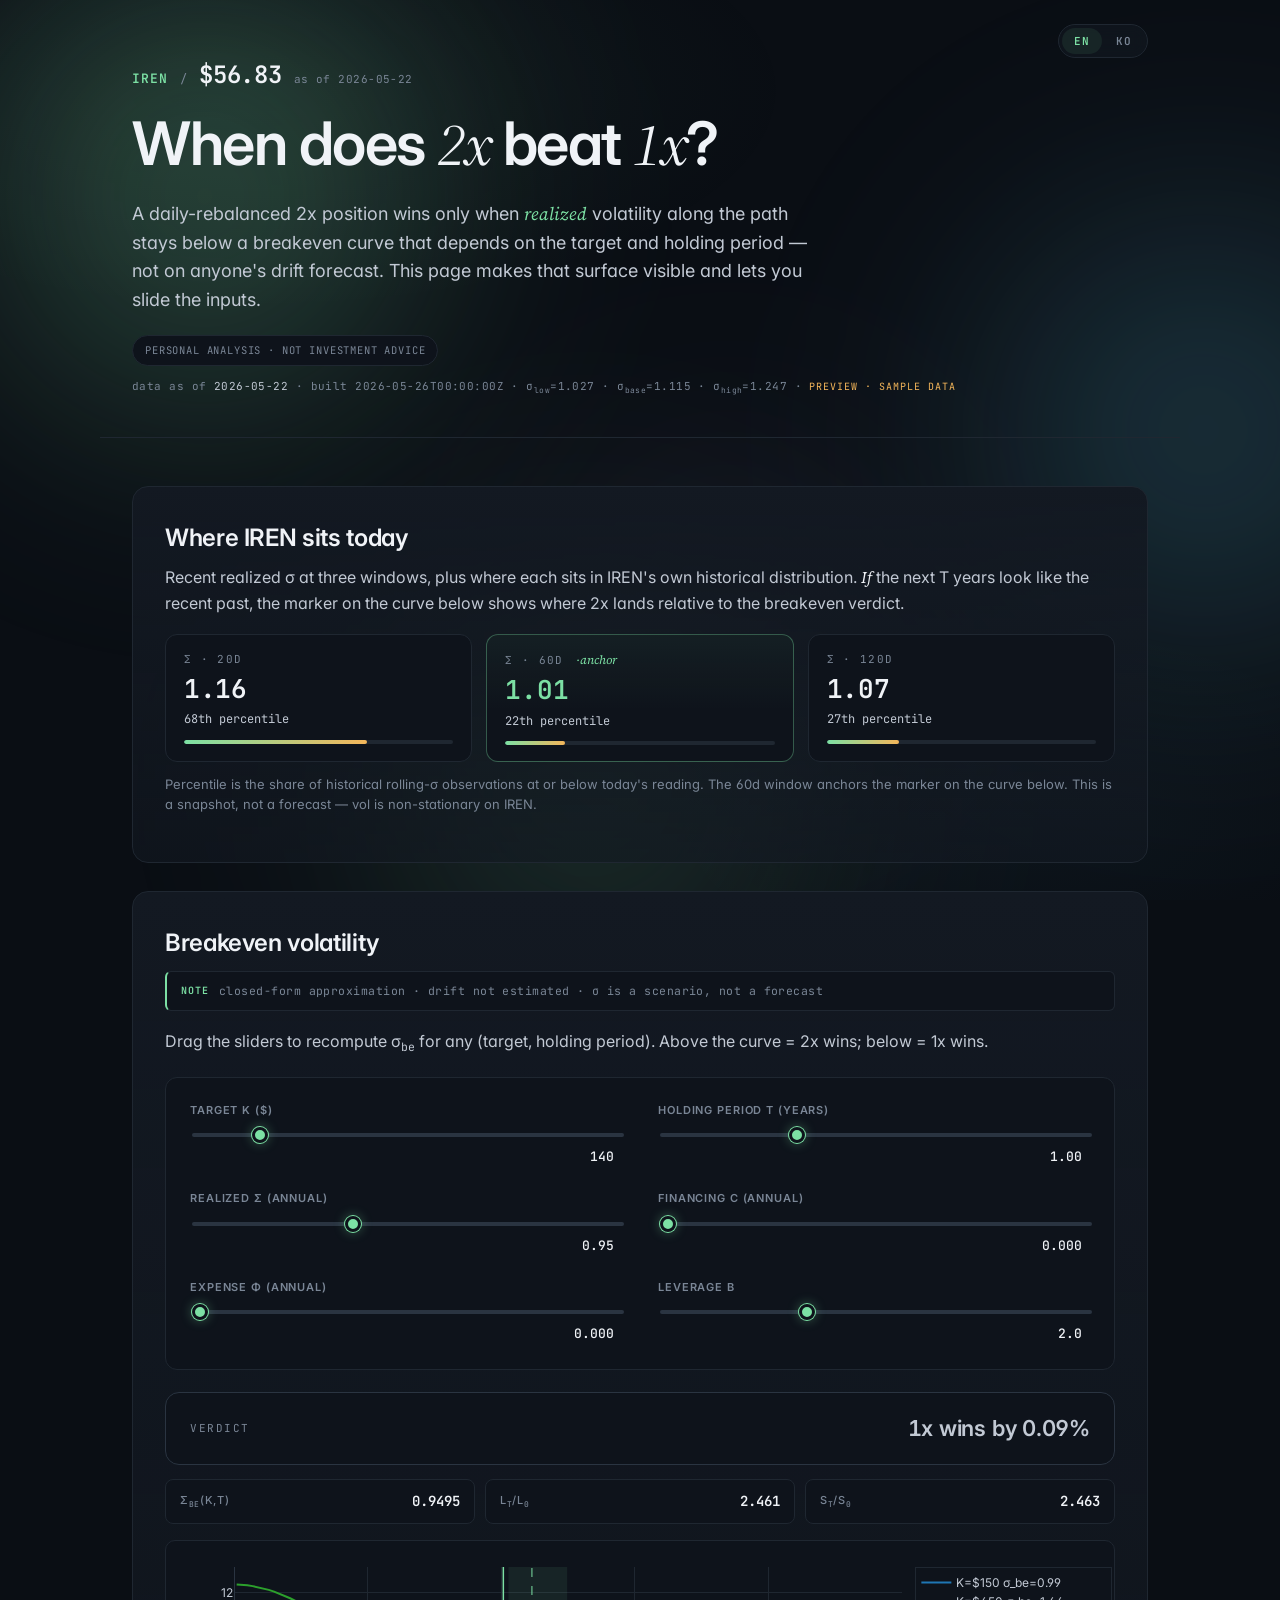
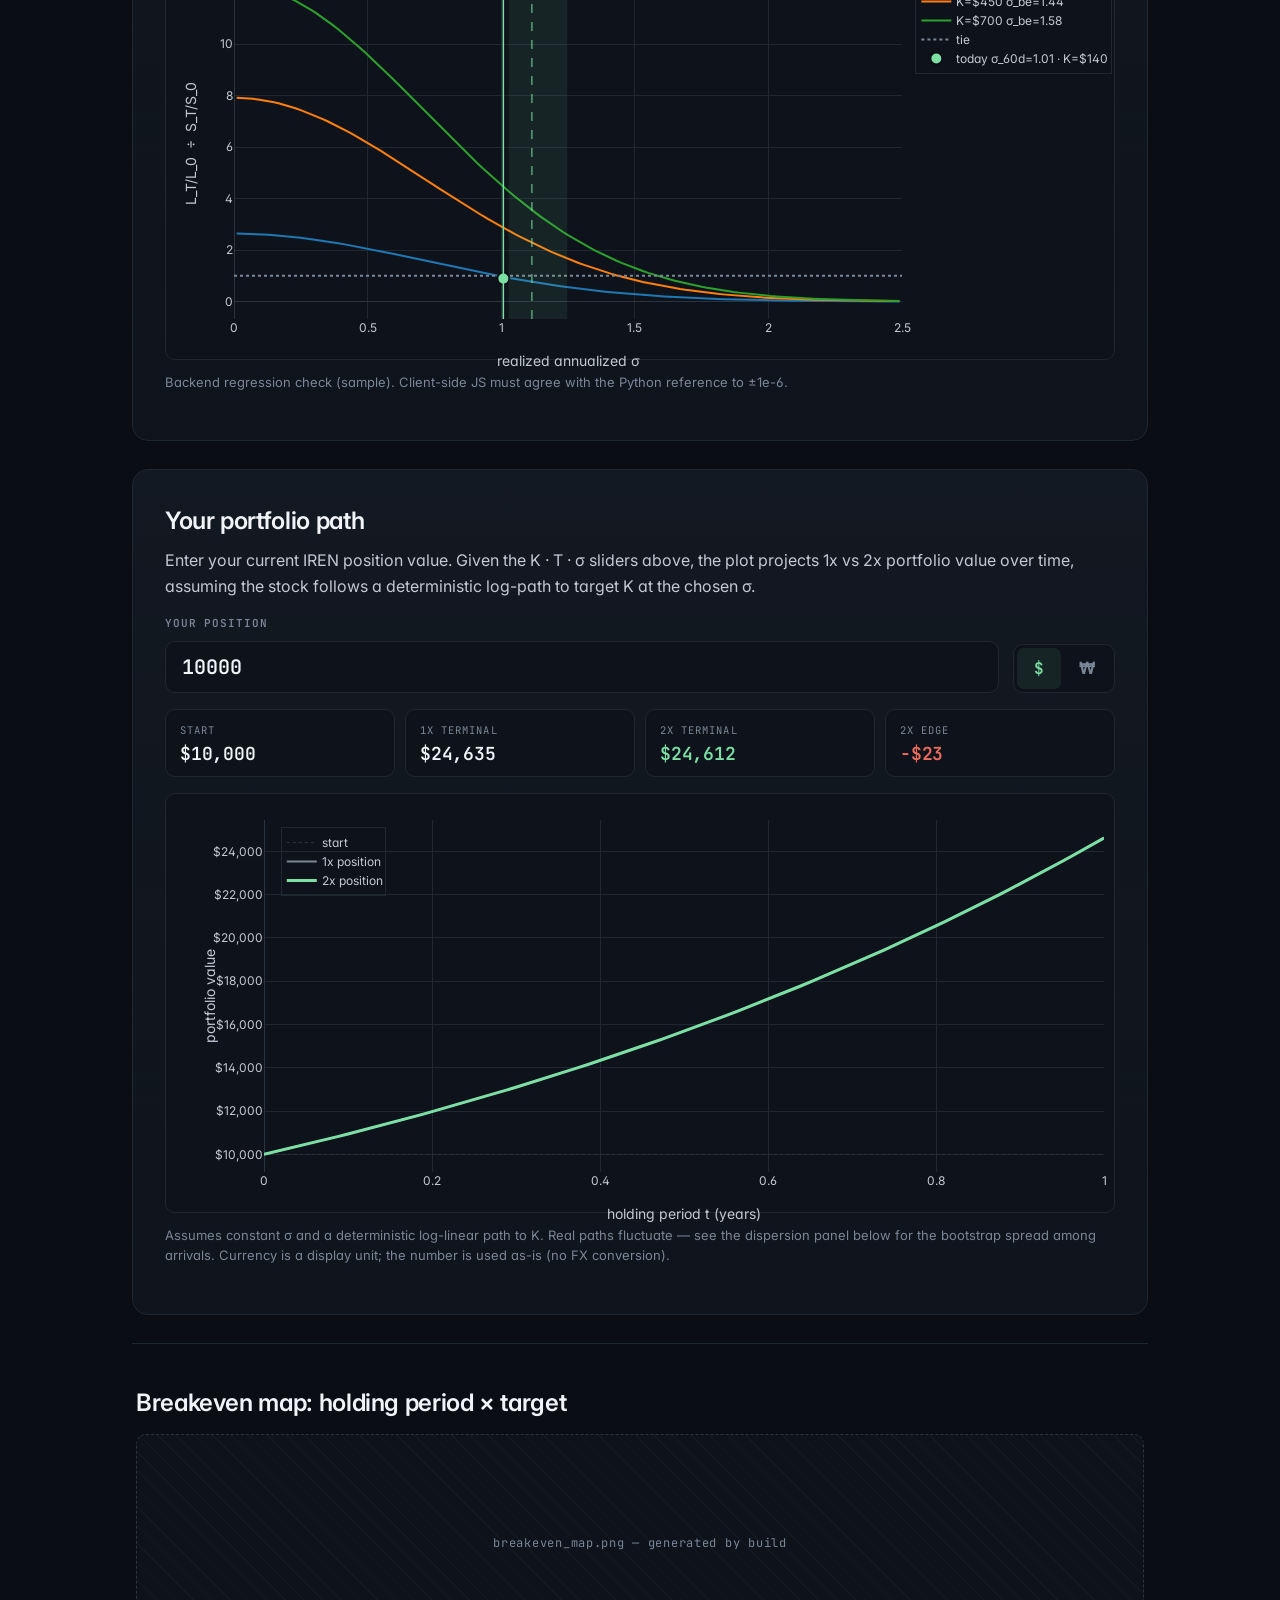
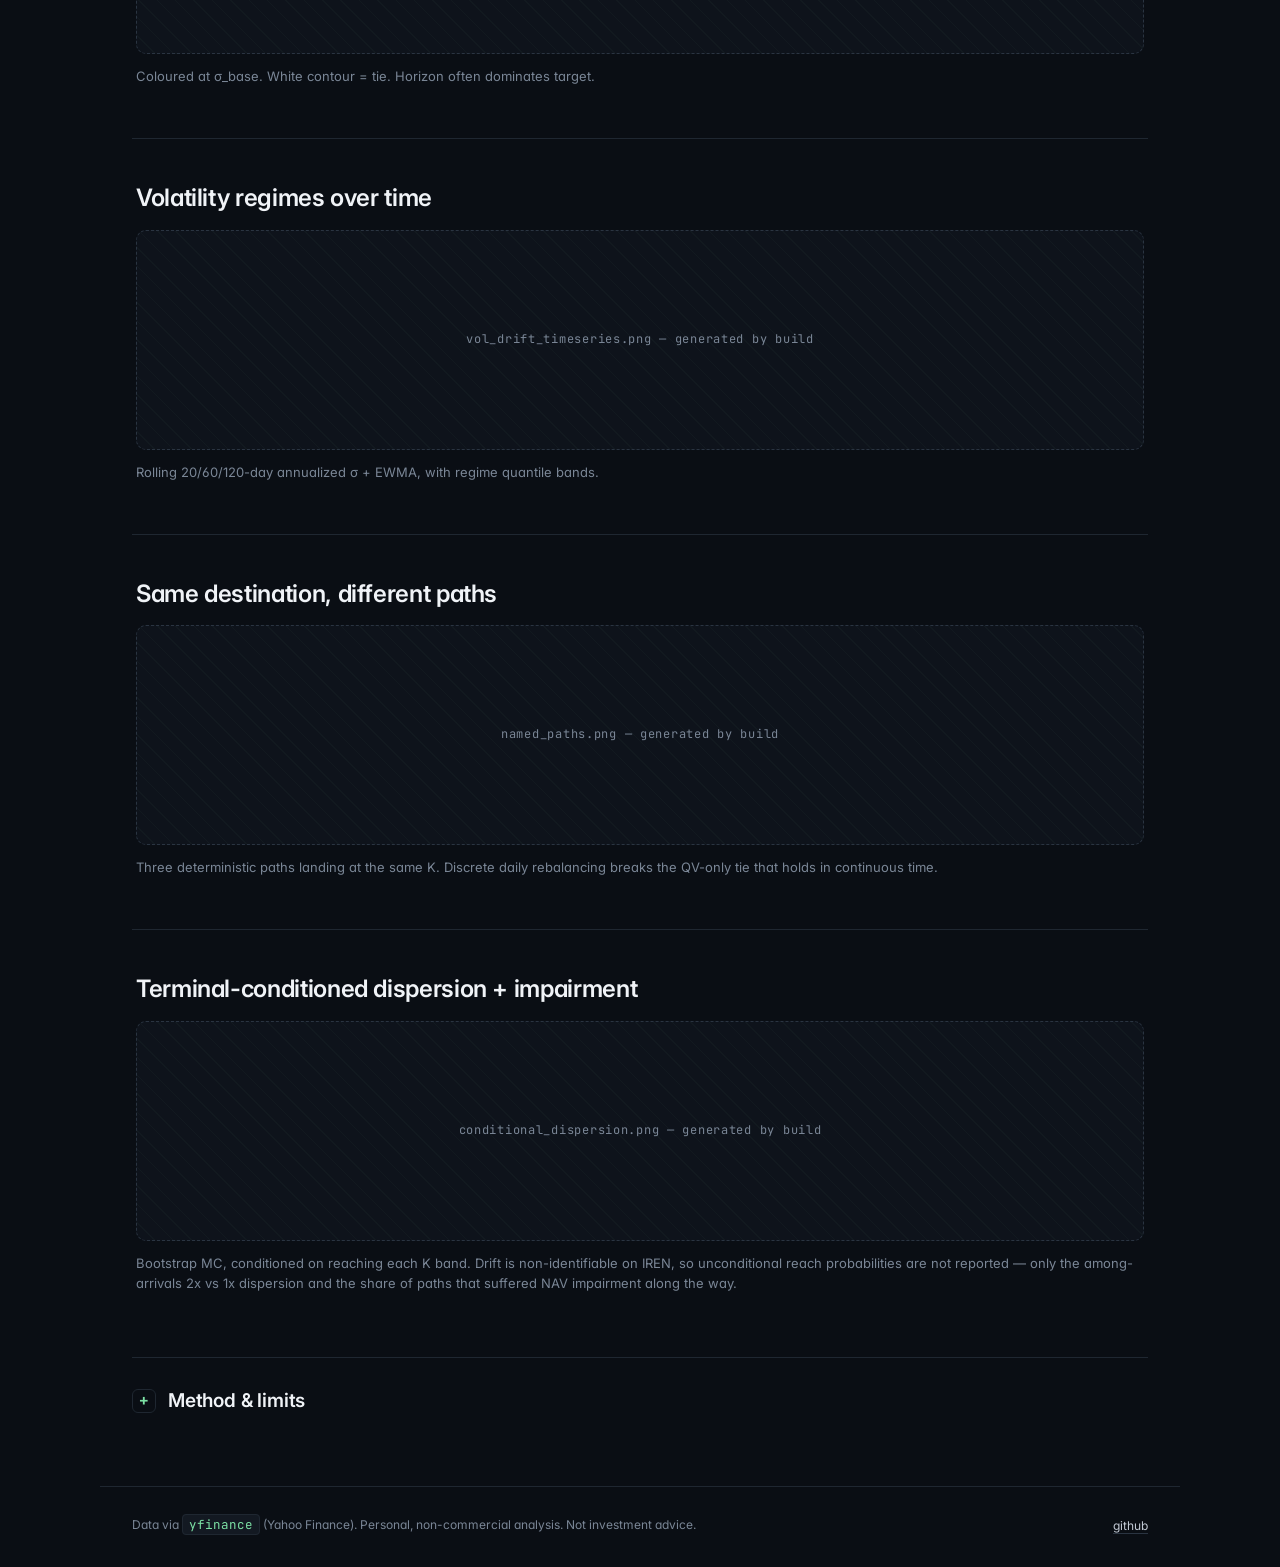
<file: web/preview.html>
<!doctype html>
<!--
  Local preview only — opens directly from disk with sibling-relative paths
  and dummy values. The real template is index.html; the build (`python -m
  ilb.cli build-site`) copies styles.css/breakeven.js into site/assets/ and
  substitutes the {{...}} placeholders. Plot PNGs only exist after build.
-->
<html lang="en">
<head>
  <meta charset="utf-8">
  <meta name="viewport" content="width=device-width, initial-scale=1">
  <title>IREN 2x — breakeven volatility (preview)</title>
  <link rel="preconnect" href="https://fonts.googleapis.com">
  <link rel="preconnect" href="https://fonts.gstatic.com" crossorigin>
  <link rel="stylesheet" href="https://fonts.googleapis.com/css2?family=Inter:wght@400;500;600;700&family=JetBrains+Mono:wght@400;500&family=Source+Serif+4:ital,wght@1,400&display=swap">
  <link rel="stylesheet" href="./styles.css">
  <script src="https://cdn.plot.ly/plotly-2.35.2.min.js" charset="utf-8"></script>
</head>
<body>
  <div class="aurora" aria-hidden="true">
    <span class="aurora-blob b1"></span>
    <span class="aurora-blob b2"></span>
    <span class="aurora-blob b3"></span>
    <span class="aurora-blob b4"></span>
  </div>

  <header>
    <div class="lang-toggle" role="group" aria-label="Language">
      <button type="button" data-lang="en" class="active">EN</button>
      <button type="button" data-lang="ko">KO</button>
    </div>

    <div class="hero-context">
      <span class="hc-ticker">IREN</span>
      <span class="hc-divider">/</span>
      <span class="hc-spot">$56.83</span>
      <span class="hc-date" data-ko="2026-05-22 기준">as of 2026-05-22</span>
    </div>

    <h1 data-ko="<em>2x</em>가 <em>1x</em>를 이기는 조건은?">
      When does <em>2x</em> beat <em>1x</em>?
    </h1>
    <p class="lede" data-ko="일간 재조정 2x 포지션은 경로상의 <em>실현</em> 변동성이 목표가와 보유기간에 따라 결정되는 손익분기 곡선 아래에 머무를 때만 1x를 이깁니다. 누군가의 drift 예측이 아니라 그 표면 자체를 보여주고, 입력값을 직접 슬라이드해볼 수 있게 만든 페이지입니다.">
      A daily-rebalanced 2x position wins only when <em>realized</em> volatility
      along the path stays below a breakeven curve that depends on the target and
      holding period — not on anyone's drift forecast. This page makes that
      surface visible and lets you slide the inputs.
    </p>

    <div class="meta-row">
      <span class="disclaimer-pill" data-ko="개인 분석 · 투자 자문 아님">Personal analysis · not investment advice</span>
      <span class="meta-sub">
        <span data-ko="데이터 기준일">data as of</span> <time>2026-05-22</time>
        ·
        <span data-ko="빌드">built</span> 2026-05-26T00:00:00Z
        ·
        σ<sub>low</sub>=1.027 · σ<sub>base</sub>=1.115 · σ<sub>high</sub>=1.247
        ·
        <span style="color: var(--accent-warm); font-size: 10px; letter-spacing: 0.1em;">PREVIEW · SAMPLE DATA</span>
      </span>
    </div>
  </header>

  <main>
    <section class="card" id="snapshot">
      <h2 data-ko="IREN의 현재 위치">Where IREN sits today</h2>
      <p data-ko="세 가지 윈도우의 최근 실현 σ와 각 σ가 IREN 역사 분포에서 어디에 있는지를 보여줍니다. <em>만약</em> 향후 T년이 최근과 비슷하다면, 아래 곡선의 마커가 2x가 손익분기 평결에 비해 어디에 떨어지는지를 표시합니다.">
        Recent realized σ at three windows, plus where each sits in IREN's
        own historical distribution. <em>If</em> the next T years look like the
        recent past, the marker on the curve below shows where 2x lands relative
        to the breakeven verdict.
      </p>
      <div class="snapshot-grid">
        <div class="snap-card" data-window="20">
          <span class="snap-label" data-ko="σ · 20일">σ · 20d</span>
          <strong class="snap-value" id="snap-sig20">—</strong>
          <span class="snap-sub">
            <span id="snap-pct20">—</span><span data-ko=" 백분위"> percentile</span>
          </span>
          <div class="snap-bar"><div class="snap-bar-fill" id="snap-bar20"></div></div>
        </div>
        <div class="snap-card highlight" data-window="60">
          <span class="snap-label" data-ko="σ · 60일 <em>·기준</em>">σ · 60d <em>·anchor</em></span>
          <strong class="snap-value" id="snap-sig60">—</strong>
          <span class="snap-sub">
            <span id="snap-pct60">—</span><span data-ko=" 백분위"> percentile</span>
          </span>
          <div class="snap-bar"><div class="snap-bar-fill" id="snap-bar60"></div></div>
        </div>
        <div class="snap-card" data-window="120">
          <span class="snap-label" data-ko="σ · 120일">σ · 120d</span>
          <strong class="snap-value" id="snap-sig120">—</strong>
          <span class="snap-sub">
            <span id="snap-pct120">—</span><span data-ko=" 백분위"> percentile</span>
          </span>
          <div class="snap-bar"><div class="snap-bar-fill" id="snap-bar120"></div></div>
        </div>
      </div>
      <p class="caption" data-ko="백분위는 역사적 rolling-σ 관측치 중 오늘 수치 이하의 비율. 60일 윈도우가 패널 아래 곡선의 마커를 결정합니다. 예측이 아니라 스냅샷이며 — IREN의 변동성은 비정상(non-stationary)입니다.">
        Percentile is the share of historical rolling-σ observations at or below
        today's reading. The 60d window anchors the marker on the curve below.
        This is a snapshot, not a forecast — vol is non-stationary on IREN.
      </p>
    </section>

    <section class="card" id="interactive">
      <h2 data-ko="손익분기 변동성">Breakeven volatility</h2>
      <p class="caveat">
        <span class="caveat-mark" data-ko="주의">Note</span>
        <span data-ko="닫힌형 근사 · drift는 추정하지 않음 · σ는 시나리오이지 예측이 아님">closed-form approximation · drift not estimated · σ is a scenario, not a forecast</span>
      </p>
      <p data-ko="슬라이더를 움직여 임의의 (목표, 보유기간)에 대한 σ<sub>be</sub>를 다시 계산합니다. 곡선 위 = 2x 우세, 아래 = 1x 우세.">
        Drag the sliders to recompute σ<sub>be</sub> for any (target, holding
        period). Above the curve = 2x wins; below = 1x wins.
      </p>
      <div class="controls">
        <label>
          <span data-ko="목표가 K ($)">Target K ($)</span>
          <input type="range" id="ctl-K" min="20" max="800" step="5" value="150">
          <output id="out-K">150</output>
        </label>
        <label>
          <span data-ko="보유기간 T (년)">Holding period T (years)</span>
          <input type="range" id="ctl-T" min="0.1" max="3" step="0.05" value="1">
          <output id="out-T">1.00</output>
        </label>
        <label>
          <span data-ko="실현 σ (연율)">Realized σ (annual)</span>
          <input type="range" id="ctl-sigma" min="0.05" max="2.5" step="0.01" value="0.95">
          <output id="out-sigma">0.95</output>
        </label>
        <label>
          <span data-ko="차입금리 c (연율)">Financing c (annual)</span>
          <input type="range" id="ctl-c" min="0" max="0.15" step="0.005" value="0">
          <output id="out-c">0.000</output>
        </label>
        <label>
          <span data-ko="운용비용 φ (연율)">Expense φ (annual)</span>
          <input type="range" id="ctl-phi" min="0" max="0.05" step="0.001" value="0">
          <output id="out-phi">0.000</output>
        </label>
        <label>
          <span data-ko="레버리지 β">Leverage β</span>
          <input type="range" id="ctl-beta" min="1.5" max="3" step="0.1" value="2">
          <output id="out-beta">2.0</output>
        </label>
      </div>

      <div class="verdict-pill" id="verdict-pill" data-state="">
        <span class="verdict-label" data-ko="평결">Verdict</span>
        <strong class="verdict-value" id="rd-verdict">—</strong>
      </div>

      <div class="readouts">
        <div><span data-ko="σ<sub>be</sub>(K,T)">σ<sub>be</sub>(K,T)</span><strong id="rd-sigma-be">—</strong></div>
        <div><span data-ko="L<sub>T</sub>/L<sub>0</sub>">L<sub>T</sub>/L<sub>0</sub></span><strong id="rd-LT">—</strong></div>
        <div><span data-ko="S<sub>T</sub>/S<sub>0</sub>">S<sub>T</sub>/S<sub>0</sub></span><strong id="rd-ST">—</strong></div>
      </div>

      <div id="plot-curve" class="plot"></div>
      <p class="caption">
        <span data-ko="백엔드 회귀 검증 (샘플).">Backend regression check (sample).</span>
        <span data-ko="클라이언트 JS는 Python 레퍼런스와 ±1e-6까지 일치해야 합니다.">Client-side JS must agree with the
        Python reference to ±1e-6.</span>
      </p>
    </section>

    <section class="card" id="portfolio">
      <h2 data-ko="내 포지션의 경로">Your portfolio path</h2>
      <p data-ko="현재 IREN 포지션의 평가액을 입력하면, 패널 위의 K · T · σ 슬라이더 설정에서 시간에 따라 1x와 2x가 어떻게 갈리는지를 보여줍니다. 주가가 σ 변동성을 유지한 채 목표가 K로 향하는 결정론적 log-경로를 따른다고 가정합니다.">
        Enter your current IREN position value. Given the K · T · σ sliders
        above, the plot projects 1x vs 2x portfolio value over time, assuming
        the stock follows a deterministic log-path to target K at the chosen σ.
      </p>
      <div class="portfolio-input-row">
        <label>
          <span data-ko="현재 포지션">Your position</span>
          <input type="text" id="ctl-asset" value="10000" inputmode="numeric"
                 autocomplete="off" spellcheck="false">
        </label>
        <div class="currency-toggle" role="group" aria-label="Currency">
          <button type="button" data-cur="USD" class="active">$</button>
          <button type="button" data-cur="KRW">₩</button>
        </div>
      </div>
      <div class="portfolio-results">
        <div>
          <span class="pr-label" data-ko="시작">Start</span>
          <span class="pr-value" id="pr-start">—</span>
        </div>
        <div>
          <span class="pr-label" data-ko="1x 최종">1x terminal</span>
          <span class="pr-value pr-1x" id="pr-1x">—</span>
        </div>
        <div>
          <span class="pr-label" data-ko="2x 최종">2x terminal</span>
          <span class="pr-value pr-2x" id="pr-2x">—</span>
        </div>
        <div>
          <span class="pr-label" data-ko="2x − 1x">2x edge</span>
          <span class="pr-value pr-edge" id="pr-edge">—</span>
        </div>
      </div>
      <div id="plot-portfolio" class="plot"></div>
      <p class="caption" data-ko="가정: σ 일정, K까지 결정론적 log-경로. 실제 경로는 변동하며, 같은 K에 도달해도 결과가 갈립니다 — 아래 dispersion 패널의 bootstrap 분포 참고. 통화는 표시용 단위이며 수치는 그대로 사용됩니다 (FX 변환 없음).">
        Assumes constant σ and a deterministic log-linear path to K. Real paths
        fluctuate — see the dispersion panel below for the bootstrap spread
        among arrivals. Currency is a display unit; the number is used as-is
        (no FX conversion).
      </p>
    </section>

    <section class="figure">
      <h2 data-ko="손익분기 맵: 보유기간 × 목표가">Breakeven map: holding period × target</h2>
      <div class="plot-placeholder">breakeven_map.png — generated by build</div>
      <p class="caption" data-ko="σ_base 기준으로 색칠. 흰색 등고선 = 동률. 목표가보다 보유기간이 결정적인 경우가 많음.">Coloured at σ_base. White contour = tie. Horizon often dominates target.</p>
    </section>

    <section class="figure">
      <h2 data-ko="시간에 따른 변동성 레짐">Volatility regimes over time</h2>
      <div class="plot-placeholder">vol_drift_timeseries.png — generated by build</div>
      <p class="caption" data-ko="20/60/120일 rolling 연율 σ + EWMA, 레짐 분위 밴드 포함.">Rolling 20/60/120-day annualized σ + EWMA, with regime quantile bands.</p>
    </section>

    <section class="figure">
      <h2 data-ko="같은 도착점, 다른 경로">Same destination, different paths</h2>
      <div class="plot-placeholder">named_paths.png — generated by build</div>
      <p class="caption" data-ko="같은 K에 도달하는 세 가지 결정론적 경로. 일간 이산 재조정은 연속시간에서 성립하는 QV-only 동률을 깨뜨립니다.">
        Three deterministic paths landing at the same K. Discrete daily
        rebalancing breaks the QV-only tie that holds in continuous time.
      </p>
    </section>

    <section class="figure">
      <h2 data-ko="도달 조건부 분산 + 손상">Terminal-conditioned dispersion + impairment</h2>
      <div class="plot-placeholder">conditional_dispersion.png — generated by build</div>
      <p class="caption" data-ko="Bootstrap MC, 각 K 밴드 도달 조건. IREN에서 drift는 식별 불가능하므로 무조건적 도달 확률은 보고하지 않고, 도달한 경로 사이의 2x vs 1x 분산과 경로상 NAV 손상이 발생한 비율만 보여줍니다.">
        Bootstrap MC, conditioned on reaching each K band. Drift is
        non-identifiable on IREN, so unconditional reach probabilities are
        not reported — only the among-arrivals 2x vs 1x dispersion and the
        share of paths that suffered NAV impairment along the way.
      </p>
    </section>

    <details class="method" id="method">
      <summary data-ko="방법론 &amp; 한계">Method &amp; limits</summary>
      <ul>
        <li data-ko="연속시간 항등식: L<sub>T</sub>/L<sub>0</sub> = (S<sub>T</sub>/S<sub>0</sub>)<sup>β</sup> · exp(−½(β²−β)·QV − (β−1)cT − φT).">Continuous-time identity:
            L<sub>T</sub>/L<sub>0</sub> = (S<sub>T</sub>/S<sub>0</sub>)<sup>β</sup>
            · exp(−½(β²−β)·QV − (β−1)cT − φT).</li>
        <li data-ko="손익분기 (β=2, 수수료 0): σ<sub>be</sub>(K, T) = √(ln(K/S₀) / T).">Breakeven (β=2, no fees): σ<sub>be</sub>(K, T) = √(ln(K/S₀) / T).</li>
        <li data-ko="ground truth는 일간 이산 재조정 시뮬레이터입니다 — 닫힌형 식은 인터랙티브 패널과 연속극한 sanity check 용도로만 사용합니다.">Ground truth is the discrete daily rebalance simulator — closed-form
            is used for the interactive panel and as a continuous-limit sanity check.</li>
        <li data-ko="Drift μ는 추정하지 않습니다 (IREN의 짧은 역사에서 표준오차가 점추정치를 압도). 모든 MC 통계는 K 도달 조건부입니다.">Drift μ is not estimated (its standard error swamps the point estimate
            on IREN's short history). All MC statistics are conditioned on K-arrival.</li>
        <li data-ko="Block bootstrap이 IREN의 fat tail과 변동성 클러스터링을 보존합니다. rolling-σ 분위수로부터 low/base/high 레짐도 함께 제시합니다.">Block bootstrap preserves IREN's fat tails and vol clustering; we
            also show low/base/high regimes from the rolling-σ quantiles.</li>
      </ul>
    </details>
  </main>

  <footer>
    <p data-ko="데이터: <code>yfinance</code> (Yahoo Finance). 개인적, 비상업적 분석. 투자 자문이 아닙니다.">
      Data via <code>yfinance</code> (Yahoo Finance). Personal, non-commercial
      analysis. Not investment advice.
    </p>
    <p>
      <a href="https://github.com/banatic/iren" rel="noopener" target="_blank">github</a>
    </p>
  </footer>

  <style>
    .plot-placeholder {
      display: flex;
      align-items: center;
      justify-content: center;
      min-height: 220px;
      margin-top: 12px;
      border: 1px dashed var(--border-strong);
      border-radius: 10px;
      background:
        repeating-linear-gradient(45deg, transparent 0 12px, rgba(124,224,164,0.03) 12px 13px),
        var(--bg-2);
      color: var(--muted);
      font-family: var(--mono);
      font-size: 12px;
      letter-spacing: 0.06em;
    }
  </style>

  <script>
    // i18n + fetch stub for offline preview.
    (function () {
      const ORIG = new WeakMap();
      function $$() { return document.querySelectorAll('[data-ko]'); }
      function setLang(lang) {
        if (lang !== 'en' && lang !== 'ko') lang = 'en';
        $$().forEach(el => {
          if (!ORIG.has(el)) ORIG.set(el, el.innerHTML);
          const target = (lang === 'ko') ? el.getAttribute('data-ko') : ORIG.get(el);
          if (el.innerHTML !== target) el.innerHTML = target;
        });
        document.documentElement.lang = lang;
        document.querySelectorAll('.lang-toggle button').forEach(b => {
          b.classList.toggle('active', b.dataset.lang === lang);
        });
        try { localStorage.setItem('iren.lang', lang); } catch (_) {}
        document.dispatchEvent(new CustomEvent('langchange', { detail: { lang } }));
      }
      document.addEventListener('DOMContentLoaded', () => {
        let saved = 'en';
        try { saved = localStorage.getItem('iren.lang') || 'en'; } catch (_) {}
        setLang(saved);
        document.querySelectorAll('.lang-toggle button').forEach(b => {
          b.addEventListener('click', () => setLang(b.dataset.lang));
        });
      });

      // Stub values from data_snapshot/iren_daily.csv (as of 2026-05-22). Built
      // site uses live yfinance data so these may drift from production. Updating
      // these only changes preview — production reads inputs.json from the build.
      const stub = { spot: 56.83, targets: [150, 450, 700],
                     regimes: { low: 1.027, base: 1.115, high: 1.247 },
                     sigma_now: {
                       d20:  { sigma: 1.164, pct: 0.677, window: 20 },
                       d60:  { sigma: 1.008, pct: 0.217, window: 60 },
                       d120: { sigma: 1.068, pct: 0.274, window: 120 }
                     } };
      const origFetch = window.fetch;
      window.fetch = function (input, init) {
        if (typeof input === "string" && input.endsWith("inputs.json")) {
          return Promise.resolve(new Response(JSON.stringify(stub),
            { status: 200, headers: { "Content-Type": "application/json" } }));
        }
        return origFetch ? origFetch(input, init) : Promise.reject("no fetch");
      };
    })();
  </script>
  <script src="./breakeven.js"></script>
</body>
</html>
</file>
<file: web/styles.css>
:root {
  --bg: #0a0e14;
  --bg-2: #0e131b;
  --panel: #131922;
  --panel-2: #1a212c;
  --text: #f0f3f7;
  --text-dim: #c2c9d4;
  --muted: #7a8696;
  --border: #1f2731;
  --border-strong: #2a3441;
  --accent: #7ce0a4;
  --accent-soft: rgba(124, 224, 164, 0.08);
  --accent-warm: #f4b65a;
  --good: #7ce0a4;
  --bad: #ef6b5c;
  --mono: "JetBrains Mono", ui-monospace, "SFMono-Regular", Menlo, monospace;
  --sans: "Inter", -apple-system, BlinkMacSystemFont, "Segoe UI", Roboto, sans-serif;
  --serif: "Source Serif 4", "Source Serif Pro", Georgia, serif;
}

* { box-sizing: border-box; }

html { scroll-behavior: smooth; background: var(--bg); }
html, body { margin: 0; color: var(--text); }

body {
  font-family: var(--sans);
  font-feature-settings: "cv11", "ss01";
  -webkit-font-smoothing: antialiased;
  -moz-osx-font-smoothing: grayscale;
  line-height: 1.6;
  min-height: 100vh;
}

/* Aurora — fixed behind everything (z:-1). Body must NOT have its own bg or
   position: relative, or the aurora gets trapped behind body's background. */
.aurora {
  position: fixed;
  inset: 0;
  z-index: -1;
  overflow: hidden;
  pointer-events: none;
  background:
    radial-gradient(ellipse 60% 35% at 20% 10%, rgba(124, 224, 164, 0.06), transparent 70%),
    radial-gradient(ellipse 40% 30% at 80% 90%, rgba(94, 200, 230, 0.04), transparent 70%);
}
.aurora-blob {
  position: absolute;
  width: 56vmax;
  height: 56vmax;
  border-radius: 50%;
  filter: blur(90px);
  opacity: 0.55;
  will-change: transform;
  mix-blend-mode: screen;
}
.aurora-blob.b1 {
  top: -18%; left: -12%;
  background: radial-gradient(circle, rgba(124, 224, 164, 0.55), transparent 65%);
  animation: drift-1 26s ease-in-out infinite alternate;
}
.aurora-blob.b2 {
  top: 8%; right: -22%;
  background: radial-gradient(circle, rgba(94, 200, 230, 0.42), transparent 65%);
  animation: drift-2 32s ease-in-out infinite alternate;
}
.aurora-blob.b3 {
  bottom: -28%; left: 18%;
  background: radial-gradient(circle, rgba(124, 224, 164, 0.30), transparent 65%);
  animation: drift-3 40s ease-in-out infinite alternate;
}
.aurora-blob.b4 {
  top: 40%; left: 38%;
  width: 38vmax; height: 38vmax;
  background: radial-gradient(circle, rgba(180, 140, 240, 0.18), transparent 65%);
  animation: drift-4 36s ease-in-out infinite alternate;
  opacity: 0.4;
}
@keyframes drift-1 { 0% { transform: translate3d(0,0,0) scale(1); } 100% { transform: translate3d(18vw, 22vh, 0) scale(1.15); } }
@keyframes drift-2 { 0% { transform: translate3d(0,0,0) scale(1); } 100% { transform: translate3d(-14vw, 18vh, 0) scale(1.1); } }
@keyframes drift-3 { 0% { transform: translate3d(0,0,0) scale(1); } 100% { transform: translate3d(12vw, -20vh, 0) scale(1.2); } }
@keyframes drift-4 { 0% { transform: translate3d(0,0,0) scale(1); } 100% { transform: translate3d(-10vw, -14vh, 0) scale(0.9); } }
@media (prefers-reduced-motion: reduce) {
  .aurora-blob { animation: none !important; }
}

em {
  font-family: var(--serif);
  font-style: italic;
  font-weight: 400;
  color: var(--text);
}

header, main, footer {
  max-width: 1080px;
  margin: 0 auto;
  padding: 0 32px;
}

header {
  padding-top: 56px;
  padding-bottom: 40px;
  border-bottom: 1px solid var(--border);
  margin-bottom: 48px;
  position: relative;
}

/* Language toggle (top right of header) */
.lang-toggle {
  position: absolute;
  top: 24px;
  right: 32px;
  display: inline-flex;
  background: rgba(19, 25, 34, 0.6);
  backdrop-filter: blur(8px);
  -webkit-backdrop-filter: blur(8px);
  border: 1px solid var(--border);
  border-radius: 100px;
  padding: 3px;
  gap: 2px;
}
.lang-toggle button {
  font-family: var(--mono);
  font-size: 11px;
  font-weight: 600;
  letter-spacing: 0.08em;
  color: var(--muted);
  background: transparent;
  border: none;
  padding: 6px 12px;
  border-radius: 100px;
  cursor: pointer;
  transition: color 0.18s ease, background 0.18s ease;
}
.lang-toggle button:hover { color: var(--text); }
.lang-toggle button.active { color: var(--accent); background: var(--accent-soft); }
.lang-toggle button:focus-visible { outline: 2px solid var(--accent); outline-offset: 2px; }
@media (max-width: 540px) {
  .lang-toggle { top: 16px; right: 20px; }
}

/* Hero context row — ticker · current spot · as-of date.
   Pulls "today's value" out of the lede prose into a tight eyebrow. */
.hero-context {
  display: flex;
  align-items: baseline;
  gap: 12px;
  flex-wrap: wrap;
  margin-bottom: 18px;
}
.hc-ticker {
  font-family: var(--mono);
  font-size: 13px;
  font-weight: 600;
  color: var(--accent);
  letter-spacing: 0.08em;
  text-transform: uppercase;
}
.hc-divider { color: var(--muted); font-family: var(--mono); font-size: 12px; }
.hc-spot {
  font-family: var(--mono);
  font-variant-numeric: tabular-nums;
  font-size: 24px;
  font-weight: 600;
  color: var(--text);
  letter-spacing: -0.01em;
}
.hc-date {
  font-family: var(--mono);
  font-size: 11px;
  color: var(--muted);
  letter-spacing: 0.04em;
}

h1 {
  font-size: clamp(36px, 5.2vw, 60px);
  line-height: 1.04;
  letter-spacing: -0.025em;
  font-weight: 600;
  margin: 0 0 24px;
  max-width: 18ch;
}

h2 {
  font-size: 24px;
  margin: 0 0 8px;
  font-weight: 600;
  letter-spacing: -0.015em;
}

.lede {
  color: var(--text-dim);
  max-width: 680px;
  font-size: 18px;
  font-weight: 400;
  line-height: 1.6;
  margin: 0 0 20px;
}
.lede em { color: var(--accent); }

/* Disclaimer (subtle, not the eye-catcher) + build/data meta below it. */
.meta-row {
  display: flex;
  flex-wrap: wrap;
  align-items: center;
  gap: 12px 16px;
  margin-top: 20px;
}
.disclaimer-pill {
  display: inline-flex;
  align-items: center;
  gap: 8px;
  font-family: var(--mono);
  font-size: 10.5px;
  letter-spacing: 0.08em;
  text-transform: uppercase;
  color: var(--muted);
  background: var(--bg-2);
  border: 1px solid var(--border);
  border-radius: 100px;
  padding: 6px 12px;
}
.meta-sub {
  font-family: var(--mono);
  font-size: 11px;
  color: var(--muted);
  letter-spacing: 0.04em;
}
.meta-sub time { color: var(--text-dim); }

/* Sections: two visual modes.
   .card → primary, interactive panels (Snapshot, Interactive).
   .figure → static reference visualizations (Map, Regimes, Paths, Dispersion).
            No card chrome; just whitespace + a top divider. */
section {
  margin-bottom: 28px;
}
section.card {
  padding: 32px;
  background: linear-gradient(180deg, var(--panel) 0%, rgba(19, 25, 34, 0.6) 100%);
  border: 1px solid var(--border);
  border-radius: 16px;
  transition: border-color 0.25s ease;
}
section.card:hover { border-color: var(--border-strong); }
section.figure {
  padding: 40px 4px 8px;
  border-top: 1px solid var(--border);
  margin-top: 16px;
}
section.figure h2 { margin-bottom: 12px; }

section p { color: var(--text-dim); margin: 8px 0 16px; }

section img {
  display: block;
  max-width: 100%;
  height: auto;
  margin-top: 12px;
  border: 1px solid var(--border);
  border-radius: 10px;
  background: var(--bg-2);
}

.caption {
  color: var(--muted);
  font-size: 13px;
  margin-top: 12px;
  line-height: 1.55;
}

/* Caveat strip — methodological honesty, sits at top of Interactive.
   Different from the disclaimer pill which is legal-ish. */
.caveat {
  display: flex;
  align-items: center;
  gap: 10px;
  font-family: var(--mono);
  font-size: 11.5px;
  letter-spacing: 0.04em;
  color: var(--muted);
  padding: 10px 14px;
  background: var(--bg-2);
  border: 1px solid var(--border);
  border-left: 2px solid var(--accent);
  border-radius: 6px;
  margin: 4px 0 18px;
}
.caveat-mark {
  color: var(--accent);
  font-weight: 600;
  letter-spacing: 0.1em;
  text-transform: uppercase;
  font-size: 10px;
}

.controls {
  display: grid;
  grid-template-columns: repeat(2, minmax(280px, 1fr));
  gap: 22px 36px;
  background: var(--bg-2);
  padding: 24px;
  border-radius: 12px;
  border: 1px solid var(--border);
  margin: 20px 0;
}
.controls label {
  display: grid;
  grid-template-columns: 1fr auto;
  align-items: baseline;
  font-size: 11px;
  color: var(--muted);
  gap: 8px;
  text-transform: uppercase;
  letter-spacing: 0.08em;
  font-weight: 600;
}
.controls input[type="range"] {
  -webkit-appearance: none;
  appearance: none;
  width: 100%;
  height: 4px;
  background: var(--border-strong);
  border-radius: 100px;
  accent-color: var(--accent);
  grid-column: 1 / 3;
  margin-top: 6px;
  outline: none;
  cursor: pointer;
}
.controls input[type="range"]::-webkit-slider-thumb {
  -webkit-appearance: none;
  appearance: none;
  width: 16px;
  height: 16px;
  background: var(--accent);
  border-radius: 50%;
  border: 3px solid var(--bg-2);
  box-shadow: 0 0 0 1px var(--accent), 0 0 12px rgba(124, 224, 164, 0.4);
  cursor: grab;
  transition: transform 0.15s ease, box-shadow 0.15s ease;
}
.controls input[type="range"]::-webkit-slider-thumb:active {
  transform: scale(1.15);
  cursor: grabbing;
}
.controls input[type="range"]:focus-visible::-webkit-slider-thumb {
  box-shadow: 0 0 0 1px var(--accent), 0 0 0 4px rgba(124, 224, 164, 0.3);
}
.controls input[type="range"]::-moz-range-thumb {
  width: 14px;
  height: 14px;
  background: var(--accent);
  border-radius: 50%;
  border: 2px solid var(--bg-2);
  box-shadow: 0 0 0 1px var(--accent);
  cursor: grab;
}
.controls input[type="range"]:focus-visible::-moz-range-thumb {
  box-shadow: 0 0 0 1px var(--accent), 0 0 0 4px rgba(124, 224, 164, 0.3);
}
.controls output {
  font-family: var(--mono);
  font-variant-numeric: tabular-nums;
  color: var(--text);
  text-align: right;
  font-size: 13px;
  letter-spacing: 0;
  text-transform: none;
  font-weight: 500;
}

/* Verdict — the page's punchline. Large pill, color shifts with the answer. */
.verdict-pill {
  display: flex;
  align-items: center;
  justify-content: space-between;
  gap: 20px;
  margin: 22px 0 14px;
  padding: 18px 24px;
  background: var(--bg-2);
  border: 1px solid var(--border);
  border-radius: 14px;
  transition: border-color 0.3s ease, background 0.3s ease;
}
.verdict-pill .verdict-label {
  font-family: var(--mono);
  font-size: 11px;
  color: var(--muted);
  text-transform: uppercase;
  letter-spacing: 0.14em;
}
.verdict-pill .verdict-value {
  font-family: var(--sans);
  font-size: 22px;
  font-weight: 600;
  color: var(--text);
  letter-spacing: -0.01em;
  font-variant-numeric: tabular-nums;
  text-align: right;
}
.verdict-pill[data-state="2x"] {
  border-color: rgba(124, 224, 164, 0.45);
  background: linear-gradient(135deg, rgba(124, 224, 164, 0.12) 0%, var(--bg-2) 55%);
}
.verdict-pill[data-state="2x"] .verdict-value { color: var(--accent); }
.verdict-pill[data-state="1x"] {
  border-color: var(--border-strong);
}
.verdict-pill[data-state="1x"] .verdict-value { color: var(--text-dim); }
.verdict-pill[data-state="tie"] {
  border-color: rgba(244, 182, 90, 0.4);
  background: linear-gradient(135deg, rgba(244, 182, 90, 0.10) 0%, var(--bg-2) 55%);
}
.verdict-pill[data-state="tie"] .verdict-value { color: var(--accent-warm); }

/* Smaller readouts row (σ_be / L_T / S_T). The verdict above carries the weight. */
.readouts {
  display: grid;
  grid-template-columns: repeat(auto-fit, minmax(160px, 1fr));
  gap: 10px;
  margin: 10px 0 8px;
}
.readouts > div {
  background: var(--bg-2);
  border: 1px solid var(--border);
  border-radius: 8px;
  padding: 10px 14px;
  font-size: 11px;
  color: var(--muted);
  text-transform: uppercase;
  letter-spacing: 0.06em;
  font-weight: 500;
  display: flex;
  align-items: center;
  justify-content: space-between;
  gap: 8px;
}
.readouts strong {
  color: var(--text);
  font-family: var(--mono);
  font-variant-numeric: tabular-nums;
  font-size: 14px;
  font-weight: 600;
  letter-spacing: 0;
  text-transform: none;
}

.plot {
  min-height: 420px;
  margin-top: 16px;
  background: var(--bg-2);
  border: 1px solid var(--border);
  border-radius: 10px;
  padding: 8px;
}

/* Portfolio panel — asset input + currency toggle + value-over-time plot */
.portfolio-input-row {
  display: grid;
  grid-template-columns: 1fr auto;
  gap: 14px;
  margin: 16px 0 8px;
  align-items: end;
}
.portfolio-input-row > label {
  display: flex;
  flex-direction: column;
  gap: 8px;
  font-family: var(--mono);
  font-size: 11px;
  color: var(--muted);
  text-transform: uppercase;
  letter-spacing: 0.08em;
  font-weight: 600;
}
.portfolio-input-row input[type="text"] {
  background: var(--bg-2);
  border: 1px solid var(--border);
  border-radius: 10px;
  color: var(--text);
  font-family: var(--mono);
  font-size: 20px;
  font-weight: 600;
  font-variant-numeric: tabular-nums;
  padding: 12px 16px;
  outline: none;
  transition: border-color 0.18s ease, box-shadow 0.18s ease;
  letter-spacing: 0;
  text-transform: none;
  width: 100%;
}
.portfolio-input-row input[type="text"]:focus-visible {
  border-color: var(--accent);
  box-shadow: 0 0 0 3px rgba(124, 224, 164, 0.18);
}
.currency-toggle {
  display: inline-flex;
  background: var(--bg-2);
  border: 1px solid var(--border);
  border-radius: 10px;
  padding: 3px;
  gap: 2px;
}
.currency-toggle button {
  font-family: var(--mono);
  font-size: 16px;
  font-weight: 600;
  color: var(--muted);
  background: transparent;
  border: none;
  padding: 10px 16px;
  border-radius: 7px;
  cursor: pointer;
  transition: color 0.18s ease, background 0.18s ease;
  min-width: 44px;
}
.currency-toggle button:hover { color: var(--text); }
.currency-toggle button.active {
  color: var(--accent);
  background: var(--accent-soft);
}
.currency-toggle button:focus-visible {
  outline: 2px solid var(--accent);
  outline-offset: 2px;
}

.portfolio-results {
  display: grid;
  grid-template-columns: repeat(auto-fit, minmax(160px, 1fr));
  gap: 10px;
  margin: 16px 0 8px;
}
.portfolio-results > div {
  background: var(--bg-2);
  border: 1px solid var(--border);
  border-radius: 10px;
  padding: 12px 14px;
  display: flex;
  flex-direction: column;
  gap: 4px;
}
.pr-label {
  font-family: var(--mono);
  font-size: 10.5px;
  color: var(--muted);
  text-transform: uppercase;
  letter-spacing: 0.1em;
}
.pr-value {
  font-family: var(--mono);
  font-variant-numeric: tabular-nums;
  font-size: 18px;
  font-weight: 600;
  color: var(--text);
  letter-spacing: -0.01em;
  line-height: 1.2;
}
.pr-value.pr-2x { color: var(--accent); }
.pr-value.pr-edge.positive { color: var(--accent); }
.pr-value.pr-edge.negative { color: var(--bad); }

@media (max-width: 540px) {
  .portfolio-input-row { grid-template-columns: 1fr; }
  .currency-toggle { width: fit-content; }
}

/* Snapshot — 3 parallel σ window cards. Spot is no longer here; it lives in
   the header hero context. */
.snapshot-grid {
  display: grid;
  grid-template-columns: repeat(auto-fit, minmax(200px, 1fr));
  gap: 14px;
  margin: 18px 0 12px;
}
.snap-card {
  background: var(--bg-2);
  border: 1px solid var(--border);
  border-radius: 12px;
  padding: 16px 18px;
  display: flex;
  flex-direction: column;
  gap: 6px;
  transition: border-color 0.2s ease;
}
.snap-card:hover { border-color: var(--border-strong); }
.snap-card.highlight {
  border-color: rgba(124, 224, 164, 0.35);
  background:
    linear-gradient(180deg, rgba(124, 224, 164, 0.06) 0%, transparent 60%),
    var(--bg-2);
}
.snap-label {
  font-family: var(--mono);
  font-size: 11px;
  color: var(--muted);
  text-transform: uppercase;
  letter-spacing: 0.12em;
}
.snap-label em {
  color: var(--accent);
  font-style: italic;
  font-family: var(--serif);
  font-size: 12px;
  margin-left: 4px;
  letter-spacing: 0;
  text-transform: none;
}
.snap-value {
  font-family: var(--mono);
  font-variant-numeric: tabular-nums;
  font-size: 26px;
  font-weight: 600;
  color: var(--text);
  letter-spacing: -0.01em;
  line-height: 1.1;
}
.snap-card.highlight .snap-value { color: var(--accent); }
.snap-sub { font-size: 12px; color: var(--muted); }
.snap-sub span {
  font-family: var(--mono);
  color: var(--text-dim);
  font-variant-numeric: tabular-nums;
}
.snap-bar {
  margin-top: 4px;
  height: 4px;
  background: var(--border);
  border-radius: 100px;
  overflow: hidden;
}
.snap-bar-fill {
  height: 100%;
  width: 0%;
  background: linear-gradient(90deg, var(--accent) 0%, var(--accent-warm) 100%);
  border-radius: 100px;
  transition: width 0.6s cubic-bezier(0.2, 0.8, 0.2, 1);
}

/* Method: collapsible details, not a card. Sits at the end as reference but
   readers can also expand inline. */
.method {
  margin: 40px 0 0;
  padding: 22px 0 0;
  border-top: 1px solid var(--border);
}
.method > summary {
  cursor: pointer;
  list-style: none;
  display: flex;
  align-items: center;
  gap: 12px;
  font-size: 19px;
  font-weight: 600;
  color: var(--text);
  letter-spacing: -0.01em;
  padding: 6px 0;
  user-select: none;
}
.method > summary::-webkit-details-marker,
.method > summary::marker { display: none; content: ""; }
.method > summary::before {
  content: "+";
  display: inline-flex;
  align-items: center;
  justify-content: center;
  width: 22px;
  height: 22px;
  font-family: var(--mono);
  font-size: 16px;
  color: var(--accent);
  border: 1px solid var(--border);
  border-radius: 6px;
  transition: transform 0.2s ease, background 0.2s ease;
}
.method[open] > summary::before { content: "−"; background: var(--accent-soft); }
.method > summary:hover::before { border-color: var(--accent); }
.method > summary:focus-visible {
  outline: 2px solid var(--accent);
  outline-offset: 4px;
  border-radius: 4px;
}

ul {
  padding-left: 0;
  list-style: none;
  margin: 16px 0 0;
}
ul li {
  padding-left: 22px;
  margin-bottom: 10px;
  position: relative;
  color: var(--text-dim);
  font-size: 15px;
  line-height: 1.6;
}
ul li::before {
  content: "";
  position: absolute;
  left: 0;
  top: 12px;
  width: 12px;
  height: 1px;
  background: var(--accent);
}

footer {
  padding: 28px 32px 32px;
  color: var(--muted);
  font-size: 12px;
  margin-top: 64px;
  border-top: 1px solid var(--border);
  max-width: 1080px;
  display: flex;
  flex-wrap: wrap;
  gap: 12px 24px;
  justify-content: space-between;
  align-items: center;
}
footer p { margin: 0; }
footer a {
  color: var(--text-dim);
  text-decoration: none;
  border-bottom: 1px solid var(--border-strong);
  transition: color 0.2s ease, border-color 0.2s ease;
}
footer a:hover { color: var(--accent); border-color: var(--accent); }

code {
  background: var(--panel);
  border: 1px solid var(--border);
  padding: 1px 6px;
  border-radius: 4px;
  font-size: 12.5px;
  font-family: var(--mono);
  color: var(--accent);
}

sub, sup {
  font-family: var(--mono);
  font-size: 0.72em;
}

::selection { background: var(--accent-soft); color: var(--accent); }

/* Historical σ — numeric tables (distribution stats + month-end readings). */
.table-wrap {
  margin: 18px 0 10px;
  border: 1px solid var(--border);
  border-radius: 12px;
  overflow-x: auto;
  background: var(--bg-2);
}
.table-wrap.table-scroll { max-height: 340px; overflow-y: auto; }
.sigma-table {
  width: 100%;
  border-collapse: collapse;
  font-family: var(--mono);
  font-variant-numeric: tabular-nums;
  font-size: 13px;
  white-space: nowrap;
}
.sigma-table thead th {
  position: sticky;
  top: 0;
  background: var(--panel);
  color: var(--muted);
  font-weight: 500;
  text-align: right;
  padding: 10px 14px;
  border-bottom: 1px solid var(--border-strong);
  letter-spacing: 0.02em;
}
.sigma-table th:first-child, .sigma-table td:first-child { text-align: left; }
.sigma-table td {
  text-align: right;
  padding: 9px 14px;
  color: var(--text-dim);
  border-bottom: 1px solid var(--border);
}
.sigma-table tbody tr:last-child td { border-bottom: 0; }
.sigma-table tbody tr:hover td { background: var(--accent-soft); }
.sigma-table td.sig-win { color: var(--text); font-weight: 500; }
.sigma-table td.sig-latest { color: var(--accent); font-weight: 600; }
.sigma-monthly { margin-top: 14px; }
.sigma-monthly > summary {
  cursor: pointer;
  list-style: none;
  font-family: var(--mono);
  font-size: 12px;
  color: var(--muted);
  padding: 6px 0;
  transition: color 0.2s ease;
}
.sigma-monthly > summary::-webkit-details-marker { display: none; }
.sigma-monthly > summary:hover { color: var(--accent); }
.sigma-monthly[open] > summary { color: var(--text-dim); }

@media (max-width: 720px) {
  header, main { padding: 0 20px; }
  footer { padding: 24px 20px; }
  header { padding-top: 32px; padding-bottom: 28px; }
  section.card { padding: 24px 20px; }
  section.figure { padding-top: 28px; }
  h1 { font-size: 34px; }
  .controls { grid-template-columns: 1fr; gap: 18px; }
  .verdict-pill { flex-direction: column; align-items: flex-start; gap: 8px; padding: 16px 18px; }
  .verdict-pill .verdict-value { text-align: left; }
  .hc-spot { font-size: 20px; }
  .sigma-table { font-size: 12px; }
  .sigma-table thead th, .sigma-table td { padding: 8px 10px; }
}
</file>
